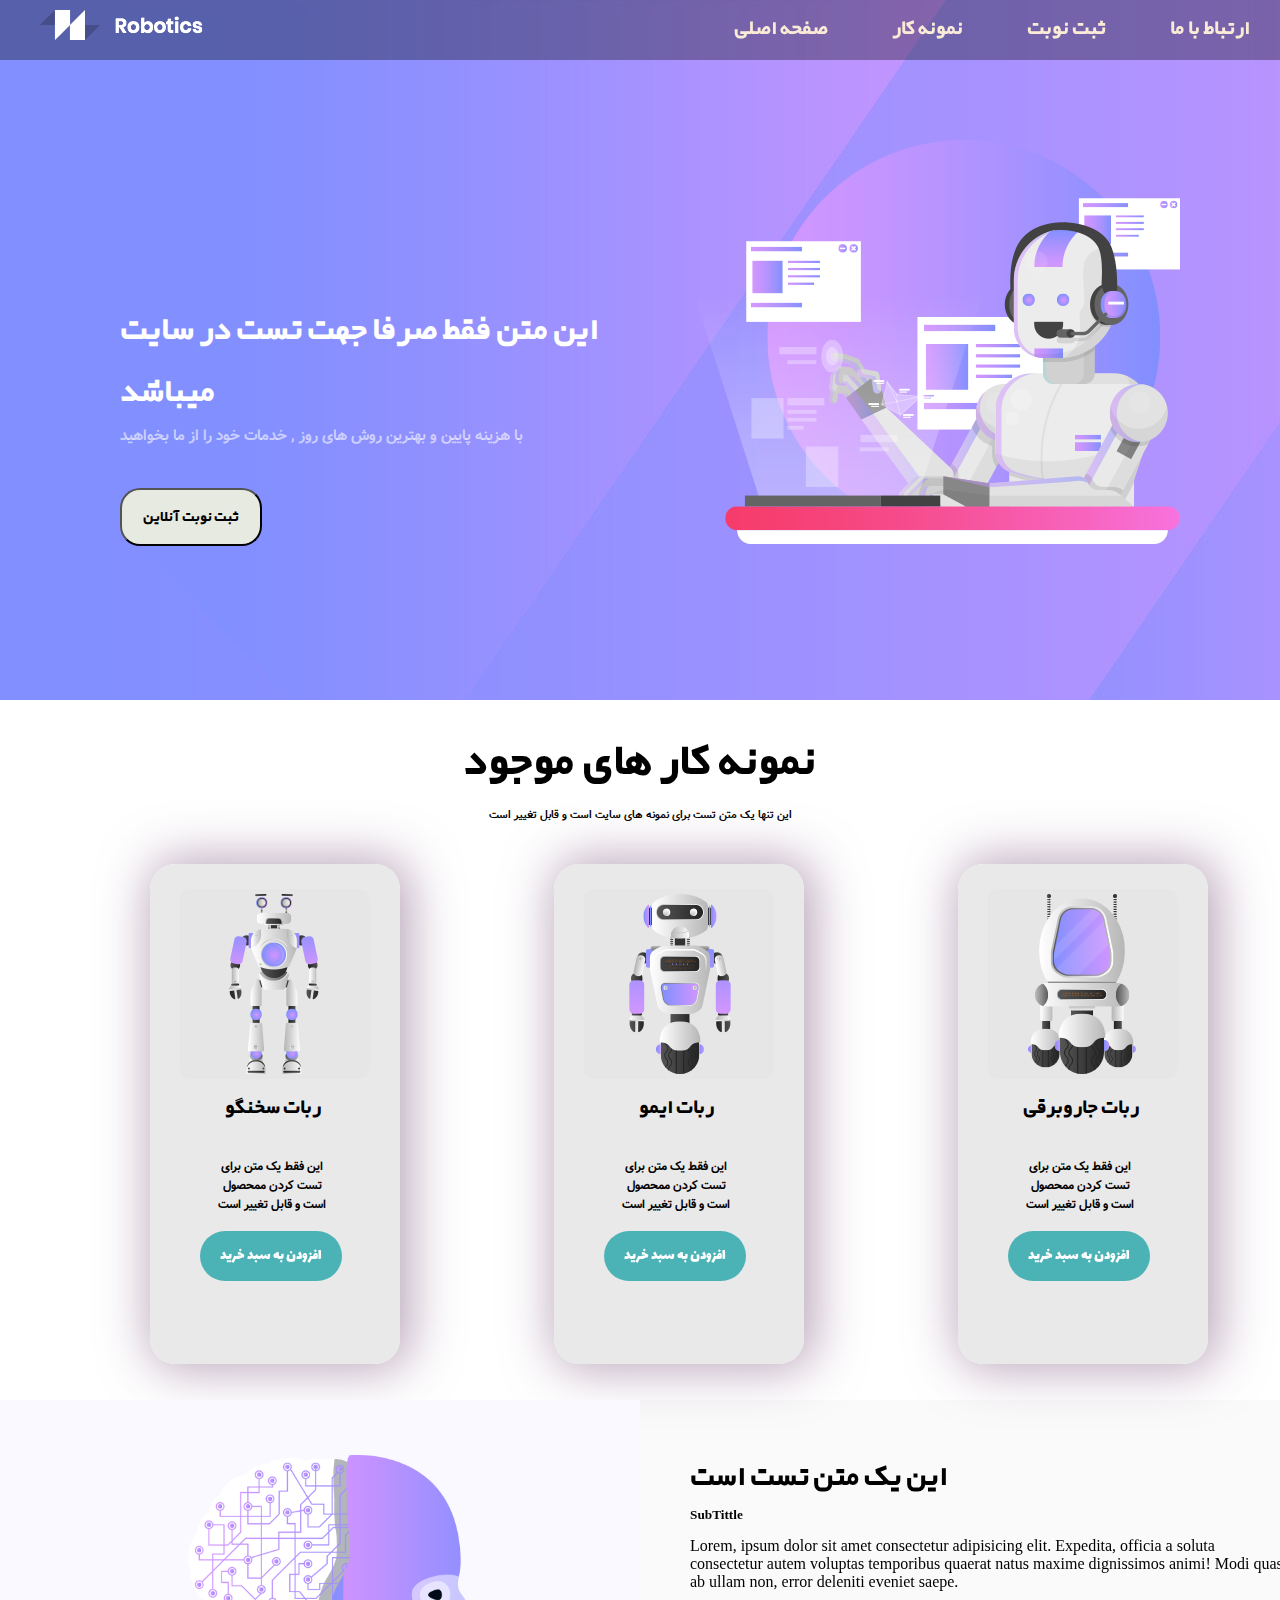
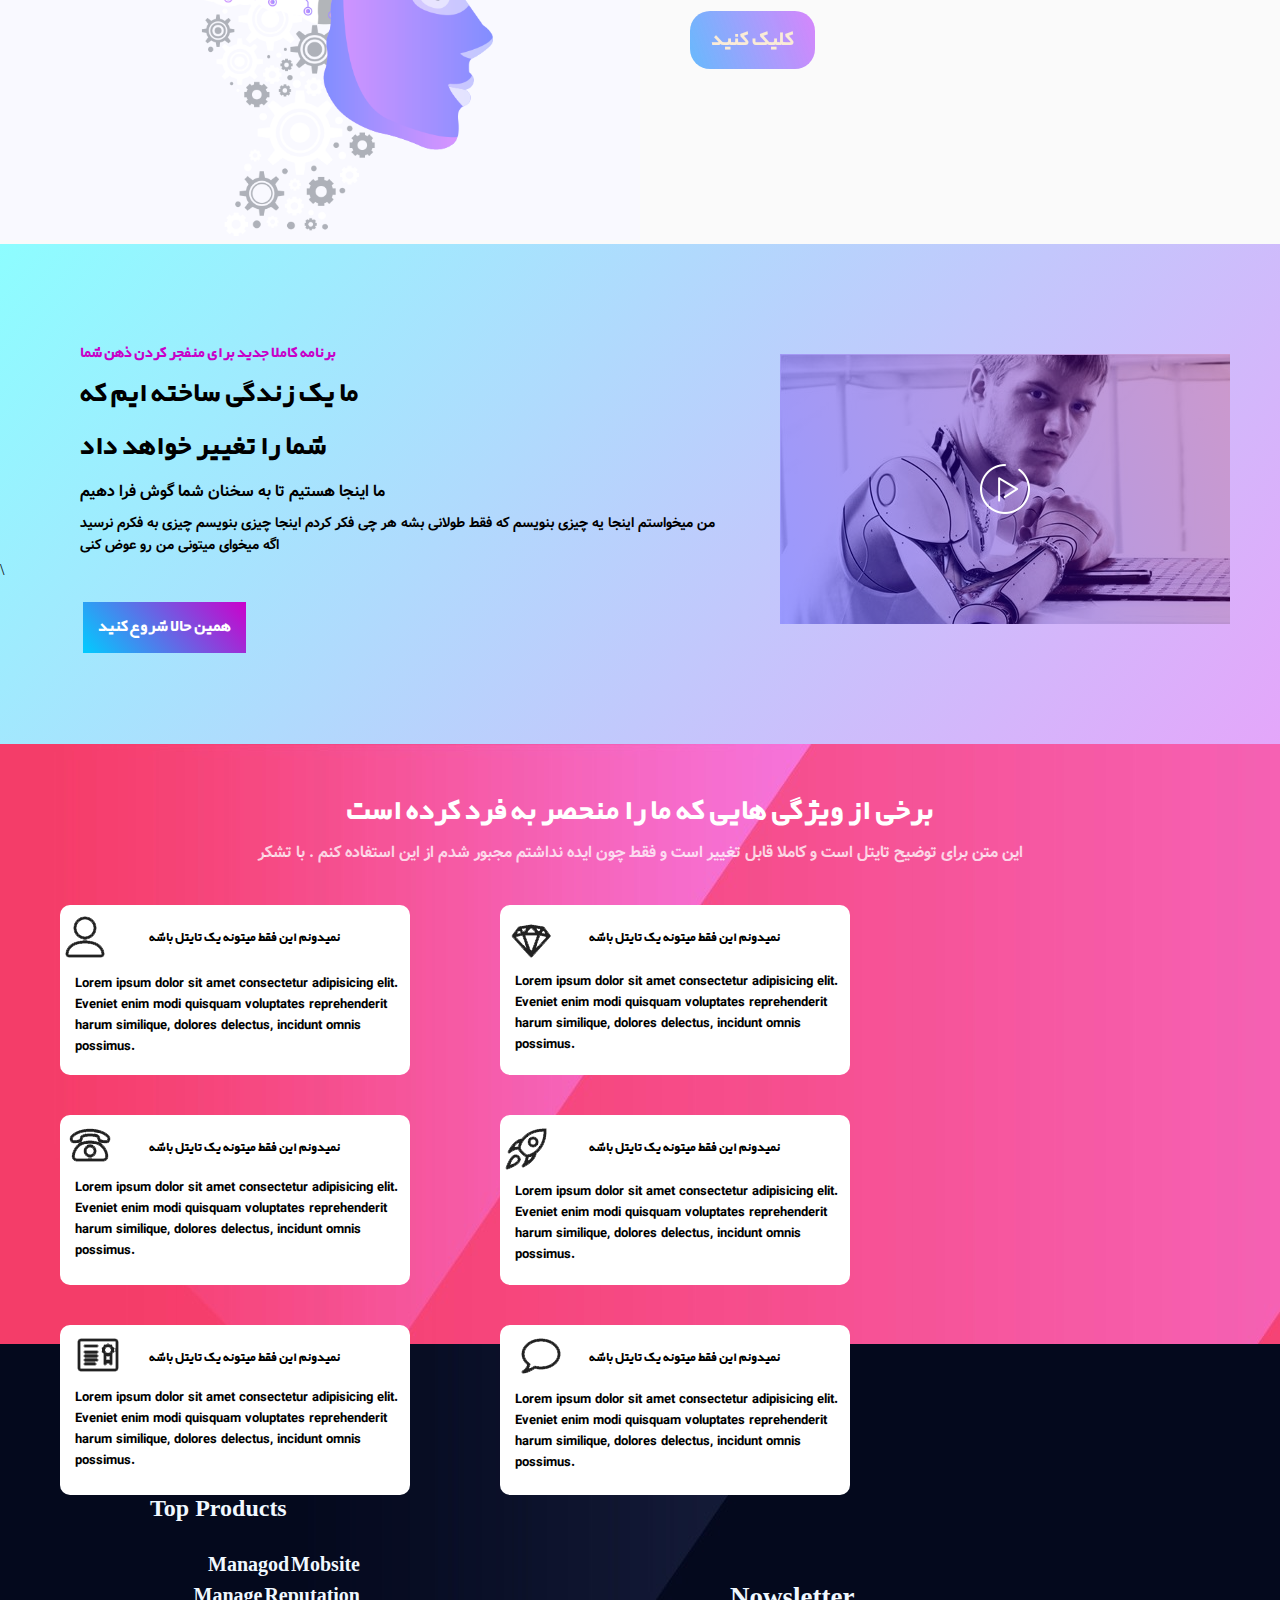
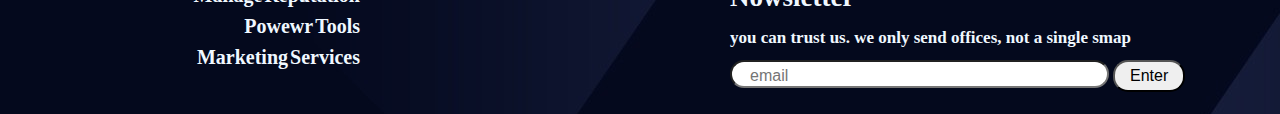
<file: index.html>
<!DOCTYPE html>
<html lang="en">

<head>
    <meta charset="UTF-8">
    <meta name="viewport" content="width=device-width, initial-scale=1.0">
    <title>Nemon</title>
    <link rel="stylesheet" href="css/style.css">
</head>

<body>
    <header class="top-header">
        <div>
            <nav>
                <ul>
                    <li><a href="main.html">صفحه اصلی</a></li>
                    <li><a href="nemoone.html">نمونه کار</a></li>
                    <li><a href="nobat.html">ثبت نوبت</a></li>
                    <li><a href="ertebat.html">ارتباط با ما</a></li>
                    <img class="logo" src="photos/logo.png">
                </ul>
            </nav>
        </div>
    </header>
    <section class="banner">
        <div class="banner-image">
            <img src="photos/02.png">
        </div>
        <div class="banner-text">
            این متن فقط صرفا جهت تست در سایت میباشد
        </div>
        <div class="banner-subtext">
            با هزینه پایین و بهترین روش های روز , خدمات خود را از ما بخواهید
        </div>
        <a href="nobat.html">
            <button class="banner-btn">
                ثبت نوبت آنلاین
            </button>
        </a>
    </section>

    <section class="featured">
        <h1 class="featured-title">
            نمونه کار های موجود
        </h1>
        <p class="product-p">
            این تنها یک متن تست برای نمونه های سایت است و قابل تغییر است
        </p>
        <div class="product">
            <div class="first-product">
                <div class="thumb">
                    <img class="first-img" src="photos/p1.png">
                </div>
                <div class="details">
                    <h4 class="first-title">
                        ربات سخنگو
                    </h4>
                    <p class="first-p">
                        این فقط یک متن برای تست کردن ممحصول است و قابل تغییر است
                    </p>
                    <a href="" class="btn1">
                        افزودن به سبد خرید
                    </a>
                </div>
            </div>
        </div>



        <div class="product">
            <div class="first-product">
                <div class="thumb">
                    <img class="img2" src="photos/p2.png">
                </div>
                <div class="details">
                    <h4 class="first-title">
                        ربات ایمو
                    </h4>
                    <p class="first-p">
                        این فقط یک متن برای تست کردن ممحصول است و قابل تغییر است
                    </p>
                    <a href="" class="btn1">
                        افزودن به سبد خرید
                    </a>
                </div>
            </div>
        </div>



        <div class="product">
            <div class="first-product">
                <div class="thumb">
                    <img class="img3" src="photos/p3.png">
                </div>
                <div class="details">
                    <h4 class="first-title">
                        ربات جاروبرقی
                    </h4>
                    <p class="first-p">
                        این فقط یک متن برای تست کردن ممحصول است و قابل تغییر است
                    </p>
                    <a href="" class="btn1">
                        افزودن به سبد خرید
                    </a>
                </div>
            </div>
        </div>

    </section>


    <section class="about">

        <img src="photos/info.png" alt="" class="about-img">

        <div class="about-details">
            <h1 class="about-tittle">
                این یک متن تست است
            </h1>
            <h5 class="about-subtittle">
                SubTittle
            </h5>
            <p class="about-p">Lorem, ipsum dolor sit amet consectetur adipisicing elit. Expedita, officia a soluta
                consectetur autem voluptas temporibus quaerat natus maxime dignissimos animi! Modi quasi ab ullam non,
                error deleniti eveniet saepe. </p>
            <a href="" class="about-btn">
                کلیک کنید
            </a>
        </div>
    </section>
    <section class="video-about">

        <div class="video-img">
            <img src="photos/play-btn.png" alt="" class="play-btn">
        </div>

        <div class="details">
            <h3 class="h3-video">برنامه کاملا جدید برای منفجر کردن ذهن شما</h3>

            <h1 class="h1-video">ما یک زندگی ساخته ایم که شما را تغییر خواهد داد</h1>

            <h4 class="h4-video">ما اینجا هستیم تا به سخنان شما گوش فرا دهیم</h4>

            <p class="p-video">من میخواستم اینجا یه چیزی بنویسم که فقط طولانی بشه هر چی فکر کردم اینجا چیزی بنویسم چیزی
                به فکرم نرسید <br>اگه میخوای میتونی من رو عوض کنی</p>\

            <a href="" class="video-btn"> همین حالا شروع کنید</a>
        </div>
    </section>
    <section class="about-box">
        <h1 class="h1-box">برخی از ویژگی هایی که ما را منحصر به فرد کرده است</h1>
        <p class="box-p">این متن برای توضیح تایتل است و کاملا قابل تغییر است و فقط چون ایده نداشتم مجبور شدم از این استفاده کنم . با تشکر</p>
        <div class="box's">
            <div class="box-1"> 
                <span>
                    <img src="photos/customer.png" alt="">
                </span>
                <h4 class="h4-box">
                    نمیدونم این فقط میتونه یک تایتل باشه
                </h4>
                <p class="p-box">
                    Lorem ipsum dolor sit amet consectetur adipisicing elit. Eveniet enim modi quisquam voluptates reprehenderit harum similique, dolores delectus, incidunt omnis possimus.
                </p>
            </div>
            <div class="box-2"> 
                <span>
                    <img src="photos/gem.png" alt="">
                </span>
                <h4 class="h4-box">
                    نمیدونم این فقط میتونه یک تایتل باشه
                </h4>
                <p class="p-box">
                    Lorem ipsum dolor sit amet consectetur adipisicing elit. Eveniet enim modi quisquam voluptates reprehenderit harum similique, dolores delectus, incidunt omnis possimus.
                </p>
            </div>
            <div class="box-3"> 
                <span>
                    <img src="photos/phone.png" alt="">
                </span>
                <h4 class="h4-box">
                    نمیدونم این فقط میتونه یک تایتل باشه
                </h4>
                <p class="p-box">
                    Lorem ipsum dolor sit amet consectetur adipisicing elit. Eveniet enim modi quisquam voluptates reprehenderit harum similique, dolores delectus, incidunt omnis possimus.
                </p>
            </div>
            <div class="box-4">
                <span>
                    <img src="photos/rocket.png" alt="">
                </span>
                <h4 class="h4-box">
                    نمیدونم این فقط میتونه یک تایتل باشه
                </h4>
                <p class="p-box">
                    Lorem ipsum dolor sit amet consectetur adipisicing elit. Eveniet enim modi quisquam voluptates reprehenderit harum similique, dolores delectus, incidunt omnis possimus.
                </p> </div>
            <div class="box-5"> 
                <span>
                    <img src="photos/license.png" alt="" >
                </span>
                <h4 class="h4-box">
                    نمیدونم این فقط میتونه یک تایتل باشه
                </h4>
                <p class="p-box">
                    Lorem ipsum dolor sit amet consectetur adipisicing elit. Eveniet enim modi quisquam voluptates reprehenderit harum similique, dolores delectus, incidunt omnis possimus.
                </p>
            </div>
            <div class="box-6">
                <span>
                    <img src="photos/message.png" alt="">
                </span>
                <h4 class="h4-box">
                    نمیدونم این فقط میتونه یک تایتل باشه
                </h4>
                <p class="p-box">
                    Lorem ipsum dolor sit amet consectetur adipisicing elit. Eveniet enim modi quisquam voluptates reprehenderit harum similique, dolores delectus, incidunt omnis possimus.
                </p> </div>
        </div>
    </section>

    <footer>
        <div class="kol-div-footer">
            <div class="div-footer">
                <h4 class="h4-footer">
                    Top Products
                </h4>
                <ul class="ul-footer">
                    <li class="li-footer"><a class="a-footer" href="#">Managod Mobsite</a></li>
                    <li class="li-footer"><a class="a-footer" href="#">Manage Reputation</a></li>
                    <li class="li-footer"><a class="a-footer" href="#">Powewr Tools</a></li>
                    <li class="li-footer"><a class="a-footer" href="#">Marketing Services</a></li>
                </ul>
            </div>
            <div class="div-footer-2">
                <h4 class="h4-footer-2">Nowsletter</h4>
                <p class="p-footer">you can trust us. we only send offices, not a single smap</p>
                <input class="input-footer" type="email" placeholder="email">
                <button class="button-footer">Enter</button>
            </div>
        </div>
    </footer>
</body>

</html>
</file>
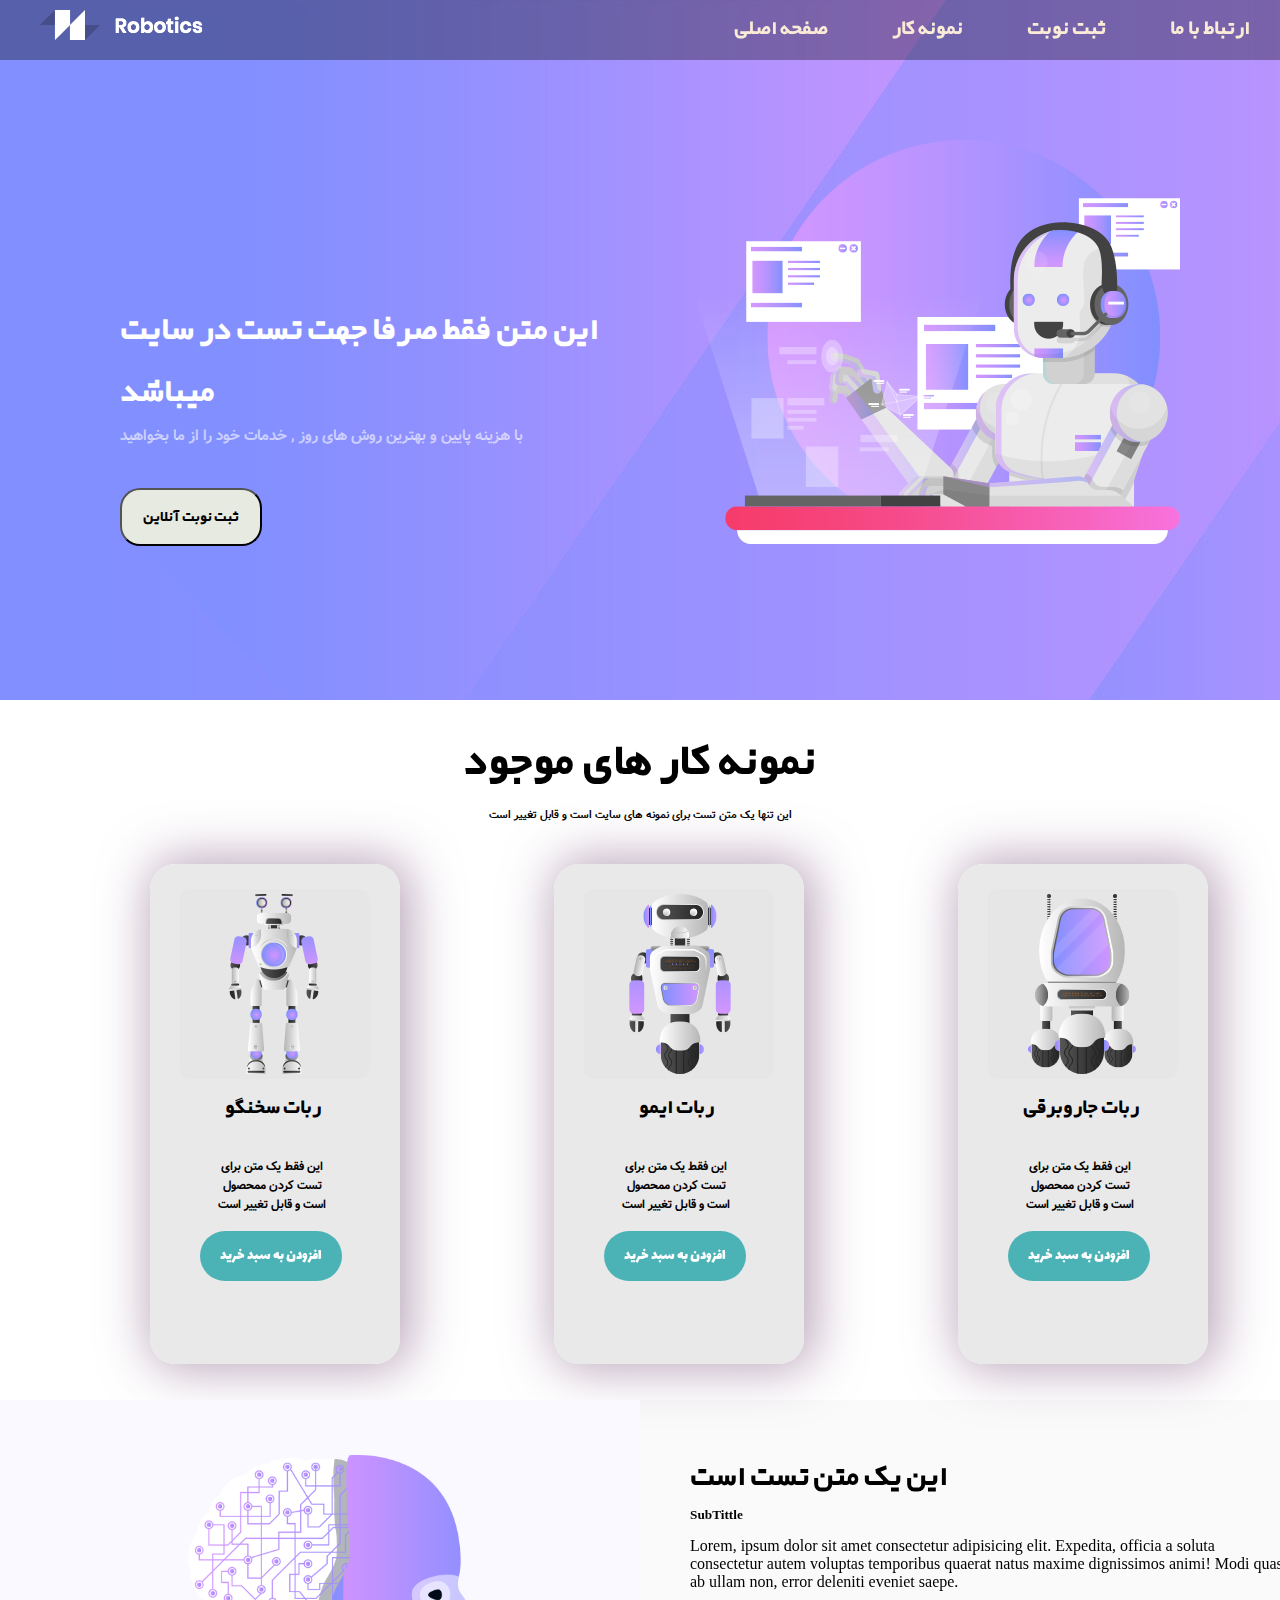
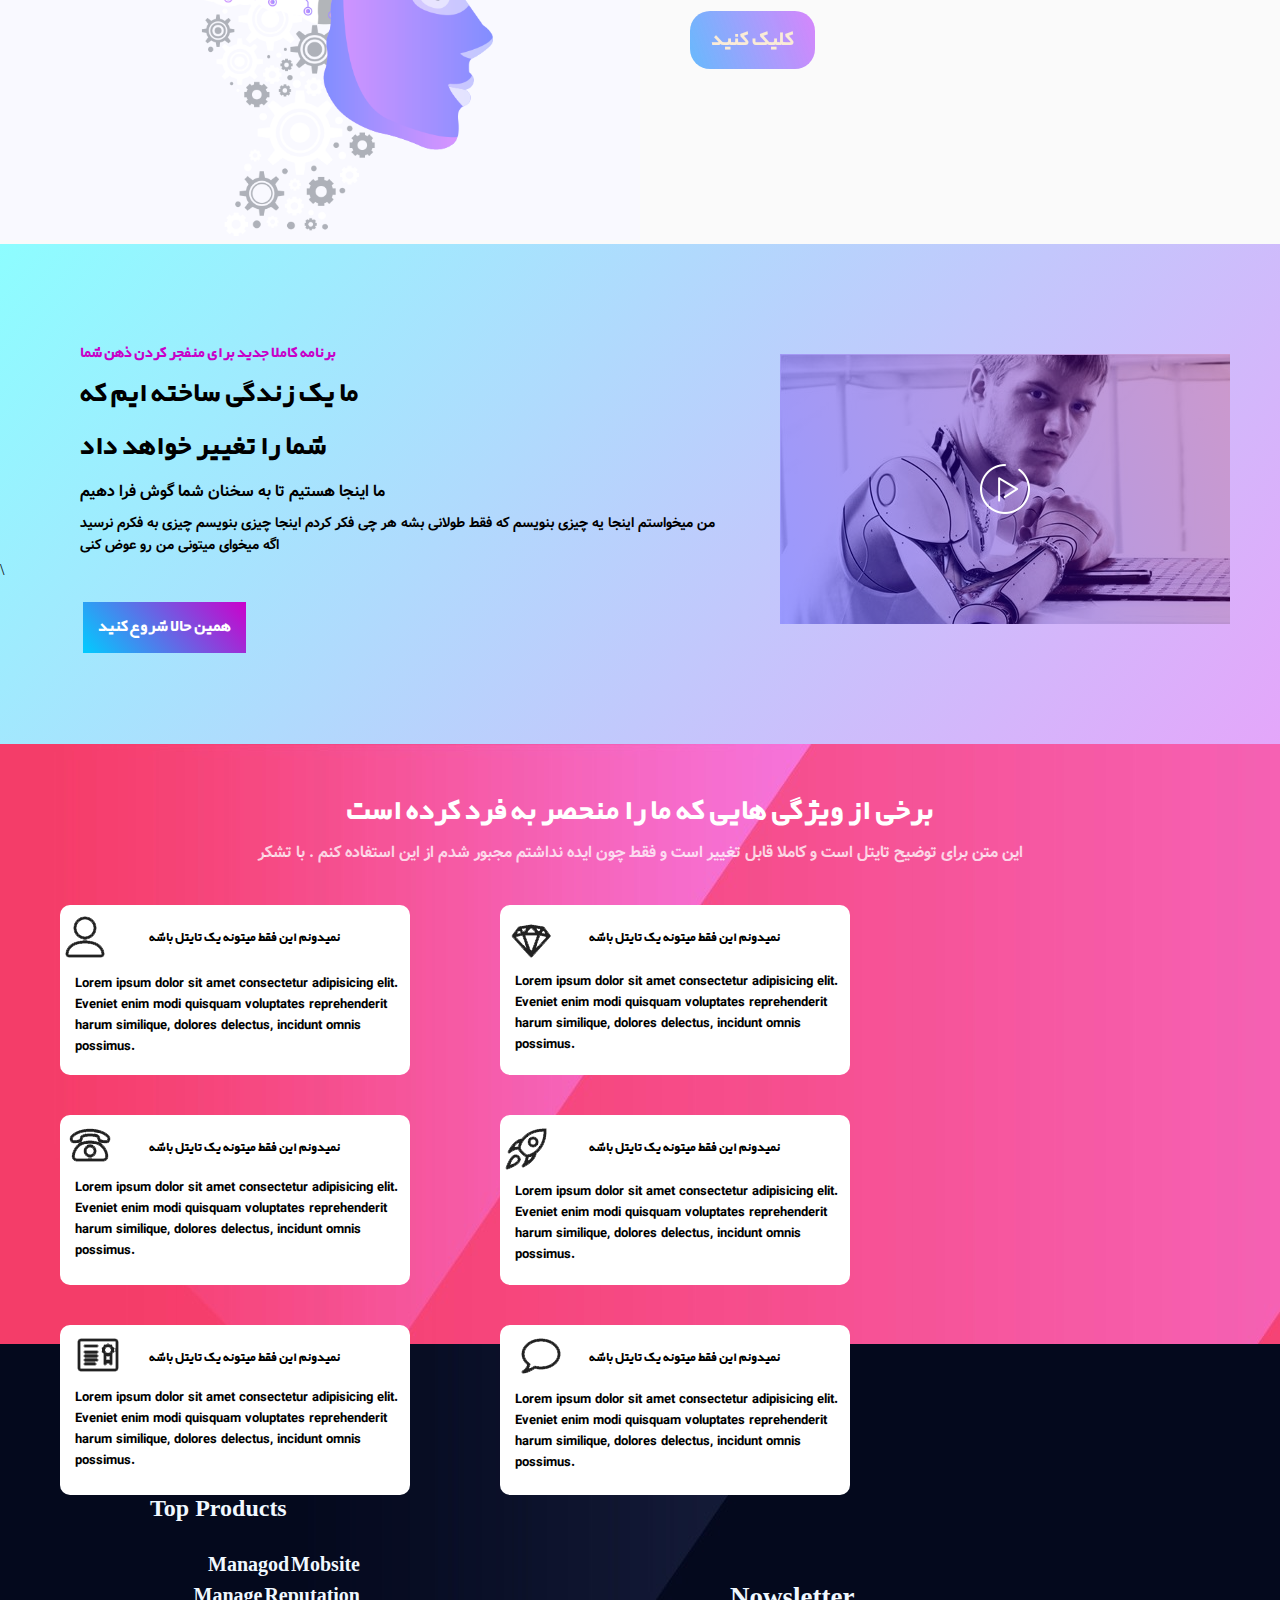
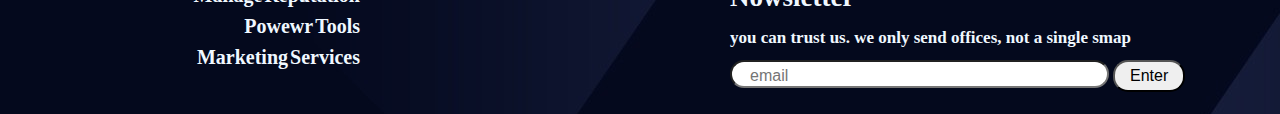
<file: main.html>
<!DOCTYPE html>
<html lang="en">

<head>
    <meta charset="UTF-8">
    <meta name="viewport" content="width=device-width, initial-scale=1.0">
    <title>Nemon</title>
    <link rel="stylesheet" href="css/style.css">
</head>

<body>
    <header class="top-header">
        <div>
            <nav>
                <ul>
                    <li><a href="main.html">صفحه اصلی</a></li>
                    <li><a href="nemoone.html">نمونه کار</a></li>
                    <li><a href="nobat.html">ثبت نوبت</a></li>
                    <li><a href="ertebat.html">ارتباط با ما</a></li>
                    <img class="logo" src="photos/logo.png">
                </ul>
            </nav>
        </div>
    </header>
    <section class="banner">
        <div class="banner-image">
            <img src="photos/02.png">
        </div>
        <div class="banner-text">
            این متن فقط صرفا جهت تست در سایت میباشد
        </div>
        <div class="banner-subtext">
            با هزینه پایین و بهترین روش های روز , خدمات خود را از ما بخواهید
        </div>
        <a href="nobat.html">
            <button class="banner-btn">
                ثبت نوبت آنلاین
            </button>
        </a>
    </section>

    <section class="featured">
        <h1 class="featured-title">
            نمونه کار های موجود
        </h1>
        <p class="product-p">
            این تنها یک متن تست برای نمونه های سایت است و قابل تغییر است
        </p>
        <div class="product">
            <div class="first-product">
                <div class="thumb">
                    <img class="first-img" src="photos/p1.png">
                </div>
                <div class="details">
                    <h4 class="first-title">
                        ربات سخنگو
                    </h4>
                    <p class="first-p">
                        این فقط یک متن برای تست کردن ممحصول است و قابل تغییر است
                    </p>
                    <a href="" class="btn1">
                        افزودن به سبد خرید
                    </a>
                </div>
            </div>
        </div>



        <div class="product">
            <div class="first-product">
                <div class="thumb">
                    <img class="img2" src="photos/p2.png">
                </div>
                <div class="details">
                    <h4 class="first-title">
                        ربات ایمو
                    </h4>
                    <p class="first-p">
                        این فقط یک متن برای تست کردن ممحصول است و قابل تغییر است
                    </p>
                    <a href="" class="btn1">
                        افزودن به سبد خرید
                    </a>
                </div>
            </div>
        </div>



        <div class="product">
            <div class="first-product">
                <div class="thumb">
                    <img class="img3" src="photos/p3.png">
                </div>
                <div class="details">
                    <h4 class="first-title">
                        ربات جاروبرقی
                    </h4>
                    <p class="first-p">
                        این فقط یک متن برای تست کردن ممحصول است و قابل تغییر است
                    </p>
                    <a href="" class="btn1">
                        افزودن به سبد خرید
                    </a>
                </div>
            </div>
        </div>

    </section>


    <section class="about">

        <img src="photos/info.png" alt="" class="about-img">

        <div class="about-details">
            <h1 class="about-tittle">
                این یک متن تست است
            </h1>
            <h5 class="about-subtittle">
                SubTittle
            </h5>
            <p class="about-p">Lorem, ipsum dolor sit amet consectetur adipisicing elit. Expedita, officia a soluta
                consectetur autem voluptas temporibus quaerat natus maxime dignissimos animi! Modi quasi ab ullam non,
                error deleniti eveniet saepe. </p>
            <a href="" class="about-btn">
                کلیک کنید
            </a>
        </div>
    </section>
    <section class="video-about">

        <div class="video-img">
            <img src="photos/play-btn.png" alt="" class="play-btn">
        </div>

        <div class="details">
            <h3 class="h3-video">برنامه کاملا جدید برای منفجر کردن ذهن شما</h3>

            <h1 class="h1-video">ما یک زندگی ساخته ایم که شما را تغییر خواهد داد</h1>

            <h4 class="h4-video">ما اینجا هستیم تا به سخنان شما گوش فرا دهیم</h4>

            <p class="p-video">من میخواستم اینجا یه چیزی بنویسم که فقط طولانی بشه هر چی فکر کردم اینجا چیزی بنویسم چیزی
                به فکرم نرسید <br>اگه میخوای میتونی من رو عوض کنی</p>\

            <a href="" class="video-btn"> همین حالا شروع کنید</a>
        </div>
    </section>
    <section class="about-box">
        <h1 class="h1-box">برخی از ویژگی هایی که ما را منحصر به فرد کرده است</h1>
        <p class="box-p">این متن برای توضیح تایتل است و کاملا قابل تغییر است و فقط چون ایده نداشتم مجبور شدم از این استفاده کنم . با تشکر</p>
        <div class="box's">
            <div class="box-1"> 
                <span>
                    <img src="photos/customer.png" alt="">
                </span>
                <h4 class="h4-box">
                    نمیدونم این فقط میتونه یک تایتل باشه
                </h4>
                <p class="p-box">
                    Lorem ipsum dolor sit amet consectetur adipisicing elit. Eveniet enim modi quisquam voluptates reprehenderit harum similique, dolores delectus, incidunt omnis possimus.
                </p>
            </div>
            <div class="box-2"> 
                <span>
                    <img src="photos/gem.png" alt="">
                </span>
                <h4 class="h4-box">
                    نمیدونم این فقط میتونه یک تایتل باشه
                </h4>
                <p class="p-box">
                    Lorem ipsum dolor sit amet consectetur adipisicing elit. Eveniet enim modi quisquam voluptates reprehenderit harum similique, dolores delectus, incidunt omnis possimus.
                </p>
            </div>
            <div class="box-3"> 
                <span>
                    <img src="photos/phone.png" alt="">
                </span>
                <h4 class="h4-box">
                    نمیدونم این فقط میتونه یک تایتل باشه
                </h4>
                <p class="p-box">
                    Lorem ipsum dolor sit amet consectetur adipisicing elit. Eveniet enim modi quisquam voluptates reprehenderit harum similique, dolores delectus, incidunt omnis possimus.
                </p>
            </div>
            <div class="box-4">
                <span>
                    <img src="photos/rocket.png" alt="">
                </span>
                <h4 class="h4-box">
                    نمیدونم این فقط میتونه یک تایتل باشه
                </h4>
                <p class="p-box">
                    Lorem ipsum dolor sit amet consectetur adipisicing elit. Eveniet enim modi quisquam voluptates reprehenderit harum similique, dolores delectus, incidunt omnis possimus.
                </p> </div>
            <div class="box-5"> 
                <span>
                    <img src="photos/license.png" alt="" >
                </span>
                <h4 class="h4-box">
                    نمیدونم این فقط میتونه یک تایتل باشه
                </h4>
                <p class="p-box">
                    Lorem ipsum dolor sit amet consectetur adipisicing elit. Eveniet enim modi quisquam voluptates reprehenderit harum similique, dolores delectus, incidunt omnis possimus.
                </p>
            </div>
            <div class="box-6">
                <span>
                    <img src="photos/message.png" alt="">
                </span>
                <h4 class="h4-box">
                    نمیدونم این فقط میتونه یک تایتل باشه
                </h4>
                <p class="p-box">
                    Lorem ipsum dolor sit amet consectetur adipisicing elit. Eveniet enim modi quisquam voluptates reprehenderit harum similique, dolores delectus, incidunt omnis possimus.
                </p> </div>
        </div>
    </section>

    <footer>
        <div class="kol-div-footer">
            <div class="div-footer">
                <h4 class="h4-footer">
                    Top Products
                </h4>
                <ul class="ul-footer">
                    <li class="li-footer"><a class="a-footer" href="#">Managod Mobsite</a></li>
                    <li class="li-footer"><a class="a-footer" href="#">Manage Reputation</a></li>
                    <li class="li-footer"><a class="a-footer" href="#">Powewr Tools</a></li>
                    <li class="li-footer"><a class="a-footer" href="#">Marketing Services</a></li>
                </ul>
            </div>
            <div class="div-footer-2">
                <h4 class="h4-footer-2">Nowsletter</h4>
                <p class="p-footer">you can trust us. we only send offices, not a single smap</p>
                <input class="input-footer" type="email" placeholder="email">
                <button class="button-footer">Enter</button>
            </div>
        </div>
    </footer>
</body>

</html>
</file>
<file: css/style.css>
* {
    margin: 0px;

}

@font-face {
    font-family: "lalehzar";
    src: url(../font/lalehzar.otf) format("truetype");
}

@font-face {
    font-family: "yekan";
    src: url(../font/YEKAN\ PLUS.TTF) format("truetype");
}

@font-face {
    font-family: "vazir";
    src: url(../font/Vazir-Bold.ttf) format("truetype");
}

li {
    display: inline;
    padding: 30px;
}

a {
    color: antiquewhite;
    font-size: 25px;
    font-family: yekan;
    text-decoration: none;
}

header {
    background-color: rgba(0, 0, 0, 0.328);
    width: 100%;
    position: fixed;
}

ul {
    height: 50px;
    padding-top: 10px;
    text-align: right;
}

section.banner {
    background-image: url(../photos/01.jpg);
    height: 700px;
    width: 100%;
}

.banner-image {
    float: right;
    padding-top: 140px;
    padding-right: 100px;
    transition: 2s;
}

.banner-image:hover {
    transform: scale(1.05);
}

.banner-text {
    color: white;
    font-size: 40px;
    font-family: yekan;
    font-weight: 500;
    width: 600px;
    padding-top: 300px;
    padding-left: 120px;
}

.banner-subtext {
    color: rgba(255, 255, 255, 0.589);
    font-family: vazir;
    font-size: 15px;
    padding-left: 120px;
}

.banner-btn {
    background-color: rgba(251, 252, 218, 0.829);
    padding: 13px 21px;
    margin-left: 120px;
    margin-top: 40px;
    border-radius: 20px;
    font-family: yekan;
    font-size: 18px;
    transition: 2s;
}

.banner-btn:hover {
    background-color: rgba(0, 0, 0, 0.62);
    color: white;
}

.top-text {
    font-size: 60px;
    font-family: yekan;
    color: white;
    padding-top: 85px;
    text-align: center;
}

.nem {
    padding-left: 110px;
    padding-top: 50px;
    width: 300px;
    height: 300px;
}

.featured {
    width: 100%;
    height: 700px;
    background-color: white;
}

.featured-title {
    font-family: yekan;
    font-size: 55px;
    padding-top: 20px;
    text-align: center;
}

.product-p {
    font-family: vazir;
    font-size: 11px;
    text-align: center;

}

.product {
    display: inline-flex;
}

.first-product {
    background-color: rgba(228, 227, 227, 0.774);
    width: 250px;
    height: 500px;
    margin-left: 150px;
    margin-top: 40px;
    border-radius: 25px;
    box-shadow: 5px 0px 50px 5px rgba(145, 111, 145, 0.637);
    transition: 2s;
}

.first-product:hover {
    transform: scale(1.02);
}

.thumb {
    background-color: rgba(228, 227, 227, 0.456);
    width: 190px;
    height: 190px;
    margin-left: 30px;
    margin-top: 25px;
    border-radius: 10px;
    border: 20px;
}

.first-img {
    padding-left: 49px;
    padding-top: 5px;
}

.first-title {
    font-family: yekan;
    font-size: 25px;
    text-align: center;
    padding-top: 10px;
    padding-right: 5px;
}

.first-p {
    font-family: vazir;
    font-size: 12px;
    width: 110px;
    text-align: center;
    padding-left: 67px;
    padding-top: 30px;
}

.btn1 {
    padding: 13px 20px;
    position: relative;
    top: 30px;
    left: 50px;
    font-family: lalehzar;
    background-color: rgba(0, 152, 158, 0.678);
    color: rgb(255, 255, 255);
    border-radius: 30px;
    font-size: 15px;
    transition: color 0.5s;
}

.btn1:hover {
    color: black;
}

.img2 {
    padding-left: 45px;
    padding-top: 5px;
}

.img3 {
    padding-left: 40px;
    padding-top: 5px;
}

.about {
    width: 100%;
    background-color: rgb(250, 250, 250);
}

.logo {
    float: left;
}

.about-img {
    width: 50%;
}

.about-details {
    width: 50%;
    float: right;
    position: relative;
    left: 50px;
    top: 50px;
}

.about-tittle {
    font-family: yekan;
    font-size: 36px;
}

.about-subtittle {
    font-family: yekan;
}

.about-p {
    padding-top: 10px;
    width: 600px;
}

.about-btn {
    padding: 10px 21px;
    background-image: linear-gradient(70deg, rgba(0, 140, 254, 0.587), rgba(174, 0, 255, 0.464));
    position: relative;
    top: 30px;
    border-radius: 20px;
}

.video-about {
    height: 500px;
    background-image: linear-gradient(130deg, rgba(0, 251, 255, 0.449), rgba(177, 0, 241, 0.349))
}

.video-img {
    height: 270px;
    width: 450px;
    float: right;
    position: relative;
    top: 110px;
    right: 50px;

}

.h3-video {
    font-family: yekan;
    color: rgb(200, 0, 200);
    padding-top: 95px;
    padding-left: 80px;
}

.h1-video {
    font-family: yekan;
    font-size: 34px;
    padding-left: 80px;
    width: 280px;
}

.h4-video {
    padding-left: 80px;
    font-family: vazir;
    font-size: 16px;
    padding-top: 5px;
}

.p-video {
    font-family: vazir;
    font-size: 14px;
    padding-left: 80px;
    padding-top: 8px;
}

.video-btn {
    color: white;
    padding: 10px 15px;
    background-image: linear-gradient(50deg, rgb(0, 204, 255), rgb(203, 1, 203));
    position: relative;
    top: 56px;
    left: 75px;
    font-size: 20px;
    transition: color 1s;
}

.video-btn:hover {
    color: rgb(41, 41, 41)
}

.video-img {
    background-image: url(../photos/video.jpg);
}

.play-btn {
    background-image: linear-gradient(70deg, rgba(0, 0, 255, 0.4), rgba(128, 0, 128, 0.4));
    padding: 110px 200px;
}

.about-box {
    background-image: url(../photos/feature-bg.jpg);
    width: 100%;
    height: 600px;
}

.h1-box {
    text-align: center;
    padding-top: 40px;
    font-family: yekan;
    font-size: 36px;
    color: white;
}

.box-p {
    font-family: vazir;
    text-align: center;
    color: rgba(255, 255, 255, 0.76);
}

.box-1,
.box-2,
.box-3,
.box-4,
.box-5,
.box-6 {
    background-color: white;
    float: left;
    width: 350px;
    border-radius: 10px;
    height: 170px;
    margin-right: 30px;
    margin-top: 40px;
    margin-left: 60px;
}

.h4-box {
    font-family: yekan;
    float: right;
    padding-top: 20px;
    padding-right: 70px;
    font-size: 16px;
}

.p-box {
    font-family: vazir;
    font-size: 13px;
    padding-left: 15px;
}

footer {
    background-image: url(../photos/footer-bg.jpg);
    height: 370px;
}

.div-footer {
    margin-left: 150px;
    padding-top: 60px;
    width: 50%;

}

.h4-footer {
    color: aliceblue;
    font-size: 24px;
}

.a-footer {
    color: aliceblue;
    font-size: 20px;
    font-weight: 600;
    text-decoration: none;
    position: relative;
    top: 20px;
    right: 100px;
    text-align: center;
}

.ul-footer{
    width: 300px;

}

.li-footer {
    padding-top: 15px;
}

.div-footer-2 {
    width: 50%;
    float: right;
    position: relative;

    left: 90px;
}

.h4-footer-2 {
    color: aliceblue;
    font-size: 27px;
    font-weight: 600;
    padding-bottom: 15px;
}

.p-footer {
    color: aliceblue;
    font-size: 17px;
    font-weight: 700;
    padding-bottom: 12px;
}

.input-footer {
    font-size: 16px;
    border-radius: 15px;
    padding-right: 150px;
    padding-top: 5px;
    padding-left: 18px;
}

.button-footer {
    font-size: 16px;
    border-radius: 15px;
    padding: 5px 15px;
}

.end {
    color: rgba(23, 221, 50, 0.623);
    font-size: 20px;
    position: relative;
    top: 100px;
    left: 400px;
}
</file>
